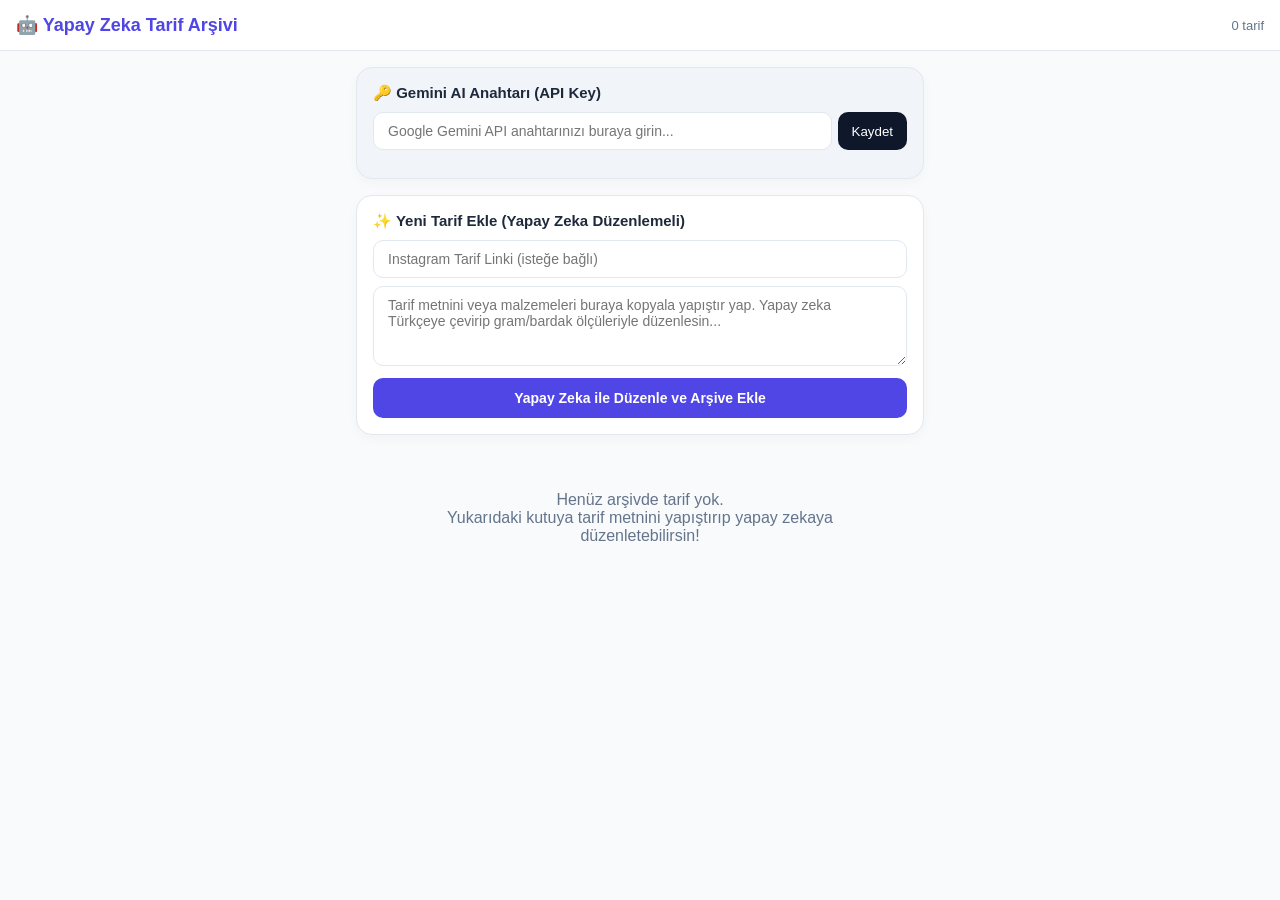
<file: index.html>
<!DOCTYPE html>
<html lang="tr">
<head>
<meta charset="UTF-8">
<meta name="viewport" content="width=device-width, initial-scale=1, maximum-scale=1, viewport-fit=cover">
<title>Yapay Zeka Destekli Tarif Arşivim</title>
<style>
  :root{
    --bg:#f8fafc;
    --card-bg:#ffffff;
    --primary:#4f46e5;
    --primary-soft:#eef2ff;
    --text:#1e293b;
    --text-soft:#64748b;
    --line:#e2e8f0;
    --radius:16px;
    font-family:-apple-system,BlinkMacSystemFont,"Segoe UI",sans-serif;
  }
  *{box-sizing:border-box; -webkit-tap-highlight-color:transparent;}
  html,body{margin:0;padding:0;background:var(--bg);color:var(--text);}
  
  header{
    background:#fff; border-bottom:1px solid var(--line);
    position:sticky; top:0; z-index:10;
    padding:14px 16px; display:flex; justify-content:space-between; align-items:center;
  }
  header h1{font-size:18px; font-weight:700; margin:0; color:var(--primary);}
  
  main{padding:16px; max-width:600px; margin:0 auto 80px;}

  .box{
    background:#fff; border:1px solid var(--line); border-radius:var(--radius);
    padding:16px; margin-bottom:16px; box-shadow:0 4px 12px rgba(0,0,0,.03);
  }
  .box h3{margin:0 0 10px; font-size:15px; color:var(--text);}
  
  input, textarea{
    width:100%; padding:10px 14px; border:1px solid var(--line);
    border-radius:10px; font-size:14px; outline:none; font-family:inherit; margin-bottom:8px;
  }
  input:focus, textarea:focus{border-color:var(--primary);}
  textarea{resize:vertical; min-height:80px;}

  button.primary{
    background:var(--primary); color:#fff; border:none; width:100%;
    padding:12px; border-radius:10px; font-weight:600; cursor:pointer; font-size:14px;
  }
  button.primary:active{transform:scale(0.98);}

  .recipe-card{
    background:var(--card-bg); border:1px solid var(--line);
    border-radius:var(--radius); margin-bottom:16px; overflow:hidden;
    box-shadow:0 2px 8px rgba(0,0,0,.04); padding:16px;
  }
  .recipe-top{display:flex; justify-content:space-between; align-items:flex-start; margin-bottom:8px;}
  .recipe-title{font-size:17px; font-weight:700; margin:0 0 4px; font-family:Georgia,serif;}
  .recipe-cat{font-size:11px; background:var(--primary-soft); color:var(--primary); padding:2px 8px; border-radius:999px; font-weight:700; text-transform:uppercase;}
  
  .details-box{font-size:13.5px; line-height:1.5; margin-bottom:12px;}
  .details-box b{font-size:11px; text-transform:uppercase; color:var(--text-soft); display:block; margin-bottom:4px;}
  .details-box ul{margin:0 0 8px; padding-left:16px;}
  
  .card-footer{display:flex; justify-content:space-between; align-items:center; border-top:1px solid var(--line); padding-top:12px; margin-top:12px;}
  .watch-btn{color:var(--primary); text-decoration:none; font-size:13px; font-weight:600;}
  .delete-btn{background:none; border:none; color:#ef4444; font-size:13px; cursor:pointer; font-weight:600;}

  .empty{text-align:center; padding:40px; color:var(--text-soft);}
  .api-settings{font-size:12px; color:var(--text-soft); margin-bottom:12px; display:flex; gap:6px;}
</style>
</head>
<body>

<header>
  <h1>🤖 Yapay Zeka Tarif Arşivi</h1>
  <span id="count" style="font-size:13px; color:var(--text-soft);">0 tarif</span>
</header>

<main>
  <!-- API Ayar Kutusu -->
  <div class="box" style="background:#f1f5f9;">
    <h3>🔑 Gemini AI Anahtarı (API Key)</h3>
    <div class="api-settings">
      <input type="password" id="apiKeyInput" placeholder="Google Gemini API anahtarınızı buraya girin..." style="margin-bottom:0;">
      <button onclick="saveApiKey()" style="width:auto; padding:0 14px; background:#0f172a; color:#fff; border:none; border-radius:10px; cursor:pointer;">Kaydet</button>
    </div>
  </div>

  <!-- Tarif Ekleme Kutusu -->
  <div class="box">
    <h3>✨ Yeni Tarif Ekle (Yapay Zeka Düzenlemeli)</h3>
    <input type="text" id="instaUrl" placeholder="Instagram Tarif Linki (isteğe bağlı)">
    <textarea id="rawText" placeholder="Tarif metnini veya malzemeleri buraya kopyala yapıştır yap. Yapay zeka Türkçeye çevirip gram/bardak ölçüleriyle düzenlesin..."></textarea>
    <button class="primary" id="aiBtn">Yapay Zeka ile Düzenle ve Arşive Ekle</button>
  </div>

  <div id="recipeList"></div>
</main>

<script>
let recipes = JSON.parse(localStorage.getItem('ai_recipes_v1') || '[]');

const $list = document.getElementById('recipeList');
const $count = document.getElementById('count');
const $urlInput = document.getElementById('instaUrl');
const $rawInput = document.getElementById('rawText');
const $aiBtn = document.getElementById('aiBtn');
const $apiKeyInput = document.getElementById('apiKeyInput');

// Kayıtlı API anahtarını yükle
$apiKeyInput.value = localStorage.getItem('gemini_api_key') || '';

function saveApiKey(){
  localStorage.setItem('gemini_api_key', $apiKeyInput.value.trim());
  alert('API Anahtarı kaydedildi!');
}

function saveRecipes(){
  localStorage.setItem('ai_recipes_v1', JSON.stringify(recipes));
  render();
}

function render(){
  $count.textContent = recipes.length + ' tarif';

  if(!recipes.length){
    $list.innerHTML = '<div class="empty">Henüz arşivde tarif yok.<br>Yukarıdaki kutuya tarif metnini yapıştırıp yapay zekaya düzenletebilirsin!</div>';
    return;
  }

  $list.innerHTML = recipes.map((r, index) => `
    <div class="recipe-card">
      <div class="recipe-top">
        <div>
          <span class="recipe-cat">${r.category || 'Tarif'}</span>
          <h2 class="recipe-title">${r.title}</h2>
        </div>
      </div>
      <div class="details-box">
        <b>Malzemeler (Gram / Bardak Ölçülü):</b>
        <ul>
          ${(r.ingredients || []).map(i => `<li>${i}</li>`).join('')}
        </ul>
        <b>Hazırlanışı:</b>
        <p style="margin:4px 0 0;">${r.instructions || 'Belirtilmemiş'}</p>
      </div>
      <div class="card-footer">
        ${r.url ? `<a href="${r.url}" target="_blank" class="watch-btn">▶ Instagram Kaynağı</a>` : '<span></span>'}
        <button class="delete-btn" onclick="removeRecipe(${index})">Arşivden Sil</button>
      </div>
    </div>
  `).join('');
}

window.removeRecipe = function(index){
  if(confirm('Bu tarifi silmek istediğine emin misin?')){
    recipes.splice(index, 1);
    saveRecipes();
  }
};

$aiBtn.onclick = async () => {
  const apiKey = localStorage.getItem('gemini_api_key');
  if(!apiKey){
    alert('Lütfen önce üstteki kutuya Google Gemini API anahtarınızı girip "Kaydet" butonuna basın!');
    return;
  }

  const raw = $rawInput.value.trim();
  const url = $urlInput.value.trim();

  if(!raw){
    alert('Lütfen düzenlenecek tarif metnini veya malzemeleri girin!');
    return;
  }

  $aiBtn.textContent = 'Yapay Zeka Düzenliyor... Lütfen Bekleyin ⏳';
  $aiBtn.disabled = true;

  try {
    const promptText = `Sen profesyonel bir şef ve mutfak asistanısın. Aşağıda ham olarak verilen tarif metnini veya malzemeleri incele. 
    Onu Türkçeye çevir, tüm ölçüleri mutlaka **gram, su bardağı veya yemek/tatlı kaşığı** cinsine dönüştür. 
    Bana MUTLAKA şu JSON formatında cevap ver ve başka hiçbir açıklama yazma:
    {
      "title": "Yemeğin veya Tatlının Adı",
      "category": "Tatlılar / Ana Yemek / Fit Tarifler / Kahvaltılık bunlardan biri",
      "ingredients": ["1 su bardağı un (120g)", "2 yemek kaşığı zeytinyağı vb."],
      "instructions": "Kısa hazırlanış adımları..."
    }
    
    Ham metin: ${raw}`;

    const response = await fetch(`https://generativelanguage.googleapis.com/v1beta/models/gemini-1.5-flash:generateContent?key=${apiKey}`, {
      method: 'POST',
      headers: { 'Content-Type': 'application/json' },
      body: JSON.stringify({
        contents: [{ parts: [{ text: promptText }] }]
      })
    });

    const data = await response.json();
    let textResponse = data.candidates[0].content.parts[0].text;
    
    // Markdown JSON bloklarını temizle
    textResponse = textResponse.replace(/```json/g, '').replace(/```/g, '').trim();
    
    const parsedRecipe = JSON.parse(textResponse);
    parsedRecipe.url = url;

    recipes.unshift(parsedRecipe);
    $rawInput.value = '';
    $urlInput.value = '';
    saveRecipes();
    alert('Tarif yapay zeka tarafından başarıyla düzenlendi ve arşive eklendi!');

  } catch (err) {
    alert('Yapay zeka işlenirken bir hata oluştu. API anahtarınızı veya metni kontrol edin.');
  } finally {
    $aiBtn.textContent = 'Yapay Zeka ile Düzenle ve Arşive Ekle';
    $aiBtn.disabled = false;
  }
};

render();
</script>
</body>
</html>
</file>
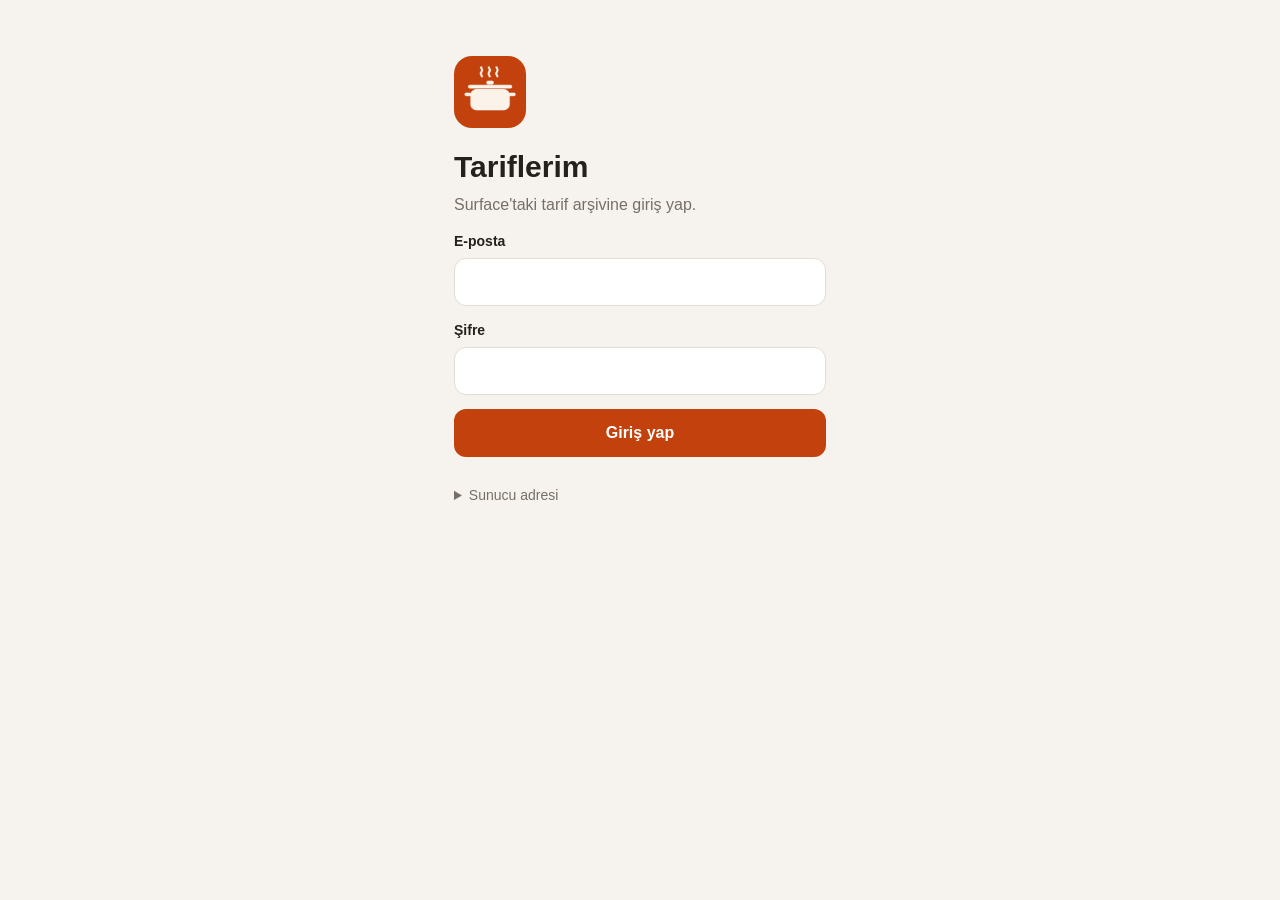
<file: app/index.html>
<!DOCTYPE html>
<html lang="tr">
<head>
<meta charset="UTF-8">
<meta name="viewport" content="width=device-width, initial-scale=1, viewport-fit=cover">
<title>Tariflerim</title>
<meta name="description" content="Kişisel tarif arşivi">
<meta name="theme-color" content="#f6f3ee" media="(prefers-color-scheme: light)">
<meta name="theme-color" content="#1a1816" media="(prefers-color-scheme: dark)">
<meta name="apple-mobile-web-app-capable" content="yes">
<meta name="mobile-web-app-capable" content="yes">
<meta name="apple-mobile-web-app-status-bar-style" content="default">
<meta name="apple-mobile-web-app-title" content="Tariflerim">
<link rel="manifest" href="manifest.json">
<link rel="icon" href="icons/icon-192.png" type="image/png">
<link rel="apple-touch-icon" href="icons/apple-touch-icon.png">
<link rel="stylesheet" href="app.css">
</head>
<body>

<!-- Giriş -->
<section id="view-login" class="view" hidden>
  <div class="login">
    <img src="icons/icon-192.png" alt="" class="login-icon" width="72" height="72">
    <h1>Tariflerim</h1>
    <p class="muted">Surface'taki tarif arşivine giriş yap.</p>
    <form id="login-form" novalidate>
      <label for="login-email">E-posta</label>
      <input id="login-email" type="email" autocomplete="username" autocapitalize="off" required>
      <label for="login-pass">Şifre</label>
      <input id="login-pass" type="password" autocomplete="current-password" required>
      <p id="login-error" class="error" role="alert" hidden></p>
      <button type="submit" class="btn primary block" id="login-btn">Giriş yap</button>
    </form>
    <details class="server-box">
      <summary>Sunucu adresi</summary>
      <label for="login-server">Adres (boş bırakılırsa bu sayfanın adresi)</label>
      <input id="login-server" type="url" placeholder="https://tarif.ornek.com" autocapitalize="off">
    </details>
  </div>
</section>

<!-- Liste -->
<section id="view-list" class="view" hidden>
  <aside class="sidebar" aria-label="Menü">
    <div class="side-brand"><img src="icons/icon-192.png" alt="" width="36" height="36"><span>Tariflerim</span></div>
    <button class="btn primary block side-add" id="side-add">
      <svg viewBox="0 0 24 24" aria-hidden="true"><path d="M12 5v14M5 12h14"/></svg>Tarif ekle
    </button>
    <nav class="side-nav" id="side-nav" aria-label="Kategoriler"></nav>
    <button class="side-link side-settings" id="side-settings">
      <svg viewBox="0 0 24 24" aria-hidden="true"><path d="M12 15.5a3.5 3.5 0 1 0 0-7 3.5 3.5 0 0 0 0 7Z"/><path d="M19.4 15a1.7 1.7 0 0 0 .3 1.8l.1.1a2 2 0 1 1-2.8 2.8l-.1-.1a1.7 1.7 0 0 0-1.8-.3 1.7 1.7 0 0 0-1 1.5V21a2 2 0 1 1-4 0v-.1a1.7 1.7 0 0 0-1.1-1.5 1.7 1.7 0 0 0-1.8.3l-.1.1a2 2 0 1 1-2.8-2.8l.1-.1a1.7 1.7 0 0 0 .3-1.8 1.7 1.7 0 0 0-1.5-1H3a2 2 0 1 1 0-4h.1a1.7 1.7 0 0 0 1.5-1.1 1.7 1.7 0 0 0-.3-1.8l-.1-.1a2 2 0 1 1 2.8-2.8l.1.1a1.7 1.7 0 0 0 1.8.3H9a1.7 1.7 0 0 0 1-1.5V3a2 2 0 1 1 4 0v.1a1.7 1.7 0 0 0 1 1.5 1.7 1.7 0 0 0 1.8-.3l.1-.1a2 2 0 1 1 2.8 2.8l-.1.1a1.7 1.7 0 0 0-.3 1.8V9a1.7 1.7 0 0 0 1.5 1H21a2 2 0 1 1 0 4h-.1a1.7 1.7 0 0 0-1.5 1Z"/></svg>Ayarlar
    </button>
  </aside>
  <div class="list-main">
  <header class="topbar">
    <h1 class="title">Tariflerim</h1>
    <div class="topbar-actions">
      <button class="icon-btn" id="btn-settings" aria-label="Ayarlar" title="Ayarlar">
        <svg viewBox="0 0 24 24" aria-hidden="true"><path d="M12 15.5a3.5 3.5 0 1 0 0-7 3.5 3.5 0 0 0 0 7Z"/><path d="M19.4 15a1.7 1.7 0 0 0 .3 1.8l.1.1a2 2 0 1 1-2.8 2.8l-.1-.1a1.7 1.7 0 0 0-1.8-.3 1.7 1.7 0 0 0-1 1.5V21a2 2 0 1 1-4 0v-.1a1.7 1.7 0 0 0-1.1-1.5 1.7 1.7 0 0 0-1.8.3l-.1.1a2 2 0 1 1-2.8-2.8l.1-.1a1.7 1.7 0 0 0 .3-1.8 1.7 1.7 0 0 0-1.5-1H3a2 2 0 1 1 0-4h.1a1.7 1.7 0 0 0 1.5-1.1 1.7 1.7 0 0 0-.3-1.8l-.1-.1a2 2 0 1 1 2.8-2.8l.1.1a1.7 1.7 0 0 0 1.8.3H9a1.7 1.7 0 0 0 1-1.5V3a2 2 0 1 1 4 0v.1a1.7 1.7 0 0 0 1 1.5 1.7 1.7 0 0 0 1.8-.3l.1-.1a2 2 0 1 1 2.8 2.8l-.1.1a1.7 1.7 0 0 0-.3 1.8V9a1.7 1.7 0 0 0 1.5 1H21a2 2 0 1 1 0 4h-.1a1.7 1.7 0 0 0-1.5 1Z"/></svg>
      </button>
    </div>
  </header>
  <div class="search-wrap">
    <label for="search" class="sr-only">Tariflerde ara</label>
    <input id="search" type="search" placeholder="Tarif veya malzeme ara" autocomplete="off" enterkeyhint="search">
  </div>
  <nav class="chips" id="chips" aria-label="Kategoriler"></nav>
  <p class="status" id="status" hidden></p>
  <ul class="jobs" id="jobs" aria-label="Hazırlanan tarifler" aria-live="polite"></ul>
  <ul class="cards" id="cards"></ul>
  <div class="empty" id="empty" hidden></div>
  <button class="fab" id="btn-add" aria-label="Yeni tarif ekle">
    <svg viewBox="0 0 24 24" aria-hidden="true"><path d="M12 5v14M5 12h14"/></svg>
    <span>Tarif ekle</span>
  </button>
  </div>
</section>

<!-- Tarif ayrıntısı -->
<section id="view-detail" class="view" hidden>
  <header class="topbar">
    <button class="icon-btn" data-back aria-label="Geri" title="Geri">
      <svg viewBox="0 0 24 24" aria-hidden="true"><path d="M15 18l-6-6 6-6"/></svg>
    </button>
    <div class="topbar-actions">
      <button class="icon-btn" id="btn-fav" aria-label="Favorilere ekle" title="Favori">
        <svg viewBox="0 0 24 24" aria-hidden="true"><path d="M12 20.5s-7.5-4.6-7.5-10.2A4.3 4.3 0 0 1 12 7.6a4.3 4.3 0 0 1 7.5 2.7c0 5.6-7.5 10.2-7.5 10.2Z"/></svg>
      </button>
      <button class="icon-btn" id="btn-edit" aria-label="Düzenle" title="Düzenle">
        <svg viewBox="0 0 24 24" aria-hidden="true"><path d="M4 20h4L19 9l-4-4L4 16v4Z"/><path d="M14 6l4 4"/></svg>
      </button>
    </div>
  </header>
  <article class="detail" id="detail"></article>
</section>

<!-- Ekle / düzenle -->
<section id="view-edit" class="view" hidden>
  <header class="topbar">
    <button class="icon-btn" data-back aria-label="Vazgeç" title="Vazgeç">
      <svg viewBox="0 0 24 24" aria-hidden="true"><path d="M6 6l12 12M18 6L6 18"/></svg>
    </button>
    <h1 class="title small" id="edit-title">Yeni tarif</h1>
    <span class="topbar-spacer"></span>
  </header>
  <div class="form-page">
    <form class="ai-box" id="ai-box" novalidate>
      <label for="ig-url">Instagram bağlantısı</label>
      <input id="ig-url" type="url" inputmode="url" autocapitalize="off" autocomplete="off" placeholder="https://www.instagram.com/reel/…">
      <details class="ig-metin">
        <summary>Bağlantı yerine tarif metni yapıştır</summary>
        <label for="ig-metin" class="sr-only">Tarif metni</label>
        <textarea id="ig-metin" rows="5" placeholder="Yabancı bir tarif, malzeme listesi…"></textarea>
      </details>
      <button type="submit" class="btn primary block" id="btn-ig">Claude'a izlet ve tarifi çıkar</button>
      <p class="hint">Surface videoyu indirir. Açıklamada tarif varsa Türkçeye çevrilir, yoksa Claude videoyu izleyip tarifi çıkarır. Birkaç dakika sürebilir; bu sırada uygulamayı kapatabilirsin.</p>
      <p id="ig-error" class="error" role="alert" hidden></p>
    </form>
    <h2 class="group-title" id="elle-baslik">Ya da elle yaz</h2>
    <form id="edit-form" novalidate>
      <label for="f-title">Tarif adı</label>
      <input id="f-title" required>
      <p class="error field-error" id="f-title-error" hidden>Tarif adını yaz.</p>
      <label for="f-category">Kategori</label>
      <input id="f-category" list="category-list" placeholder="Tatlılar, Ana Yemek…">
      <datalist id="category-list"></datalist>
      <label for="f-ingredients">Malzemeler <span class="muted">(her satıra bir tane)</span></label>
      <textarea id="f-ingredients" rows="7"></textarea>
      <label for="f-instructions">Hazırlanışı <span class="muted">(her adım ayrı satırda)</span></label>
      <textarea id="f-instructions" rows="8"></textarea>
      <div class="row3">
        <div><label for="f-porsiyon">Porsiyon</label><input id="f-porsiyon" placeholder="4 kişilik"></div>
        <div><label for="f-hazirlik">Hazırlık</label><input id="f-hazirlik" placeholder="15 dk"></div>
        <div><label for="f-pisirme">Pişirme</label><input id="f-pisirme" placeholder="30 dk"></div>
      </div>
      <label for="f-notlar">Notlar <span class="muted">(isteğe bağlı)</span></label>
      <textarea id="f-notlar" rows="3"></textarea>
      <label for="f-thermomix">Thermomix adımları <span class="muted">(isteğe bağlı)</span></label>
      <textarea id="f-thermomix" rows="3"></textarea>
      <label for="f-kapak">Kapak fotoğrafı <span class="muted">(isteğe bağlı)</span></label>
      <div class="kapak-sec">
        <img id="f-kapak-onizleme" alt="" hidden>
        <input id="f-kapak" type="file" accept="image/*">
      </div>
      <label for="f-url">Kaynak bağlantısı <span class="muted">(isteğe bağlı)</span></label>
      <input id="f-url" type="url" inputmode="url" autocapitalize="off" placeholder="https://www.instagram.com/p/…">
      <p id="edit-error" class="error" role="alert" hidden></p>
      <button type="submit" class="btn primary block" id="btn-save">Tarifi kaydet</button>
      <button type="button" class="btn danger-text block" id="btn-delete" hidden>Tarifi sil</button>
    </form>
  </div>
</section>

<!-- Ayarlar -->
<section id="view-settings" class="view" hidden>
  <header class="topbar">
    <button class="icon-btn" data-back aria-label="Geri" title="Geri">
      <svg viewBox="0 0 24 24" aria-hidden="true"><path d="M15 18l-6-6 6-6"/></svg>
    </button>
    <h1 class="title small">Ayarlar</h1>
    <span class="topbar-spacer"></span>
  </header>
  <div class="form-page">
    <h2 class="group-title">Yedek</h2>
    <div class="group">
      <button class="btn secondary block" id="btn-export">Tüm tarifleri indir (JSON)</button>
      <label for="import-file" class="btn secondary block file-btn">Dosyadan tarif aktar</label>
      <input id="import-file" type="file" accept="application/json,.json" class="sr-only">
      <p class="hint">Eski arşivden veya indirilen yedekten gelen tarifler eklenir; mevcut tarifler silinmez.</p>
      <p class="hint" id="import-status" role="status"></p>
    </div>
    <h2 class="group-title">Hesap</h2>
    <div class="group">
      <p class="hint" id="s-account"></p>
      <button class="btn danger-text block" id="btn-logout">Çıkış yap</button>
    </div>
  </div>
</section>

<div class="toast" id="toast" role="status" aria-live="polite" hidden></div>

<dialog id="confirm-dialog">
  <form method="dialog">
    <p id="confirm-text"></p>
    <div class="dialog-actions">
      <button value="cancel" class="btn secondary">Vazgeç</button>
      <button value="ok" class="btn danger" id="confirm-ok">Sil</button>
    </div>
  </form>
</dialog>

<script src="app.js"></script>
</body>
</html>
</file>
<file: app/app.css>
:root {
  --bg: #f6f3ee;
  --surface: #ffffff;
  --surface-2: #efebe4;
  --text: #24201c;
  --muted: #776f66;
  --line: #e3ddd4;
  --accent: #c2410c;
  --accent-ink: #ffffff;
  --accent-soft: #fbe9df;
  --danger: #b91c1c;
  --radius: 14px;
  --safe-top: env(safe-area-inset-top, 0px);
  --safe-bottom: env(safe-area-inset-bottom, 0px);
  color-scheme: light dark;
}
@media (prefers-color-scheme: dark) {
  :root {
    --bg: #1a1816;
    --surface: #252220;
    --surface-2: #2f2b28;
    --text: #f2ede7;
    --muted: #a69d93;
    --line: #3a3531;
    --accent: #fb923c;
    --accent-ink: #1a1816;
    --accent-soft: #3b2619;
    --danger: #f87171;
  }
}

* { box-sizing: border-box; -webkit-tap-highlight-color: transparent; }
html, body { margin: 0; background: var(--bg); color: var(--text); }
body {
  font: 16px/1.5 -apple-system, BlinkMacSystemFont, "SF Pro Text", "Segoe UI", Roboto, sans-serif;
  -webkit-text-size-adjust: 100%;
  overscroll-behavior-y: none;
}
[hidden] { display: none !important; }
.sr-only { position: absolute; width: 1px; height: 1px; overflow: hidden; clip: rect(0 0 0 0); white-space: nowrap; }
.muted { color: var(--muted); font-weight: 400; }

.view { min-height: 100dvh; padding-bottom: calc(96px + var(--safe-bottom)); max-width: 680px; margin: 0 auto; }

/* Üst çubuk */
.topbar {
  position: sticky; top: 0; z-index: 5;
  display: flex; align-items: center; gap: 8px;
  padding: calc(8px + var(--safe-top)) 12px 8px 16px;
  background: color-mix(in srgb, var(--bg) 88%, transparent);
  -webkit-backdrop-filter: saturate(1.4) blur(14px); backdrop-filter: saturate(1.4) blur(14px);
}
.topbar .title { font-size: 28px; font-weight: 700; letter-spacing: -0.02em; margin: 0; flex: 1; }
.topbar .title.small { font-size: 17px; font-weight: 600; text-align: center; letter-spacing: 0; }
.topbar-actions { display: flex; gap: 4px; margin-left: auto; }
.topbar-spacer { width: 44px; }
.icon-btn {
  width: 44px; height: 44px; border: 0; border-radius: 999px; background: transparent; color: var(--text);
  display: grid; place-items: center; cursor: pointer;
}
.icon-btn:active { background: var(--surface-2); }
.icon-btn svg, .fab svg { width: 24px; height: 24px; fill: none; stroke: currentColor; stroke-width: 2; stroke-linecap: round; stroke-linejoin: round; }
.icon-btn.on { color: var(--accent); }
.icon-btn.on svg { fill: currentColor; }

/* Arama ve kategoriler */
.search-wrap { padding: 0 16px 8px; }
input, textarea {
  width: 100%; font: inherit; font-size: 16px; color: var(--text);
  background: var(--surface); border: 1px solid var(--line); border-radius: 12px;
  padding: 11px 14px; outline: none; appearance: none;
}
textarea { resize: vertical; line-height: 1.45; }
input:focus, textarea:focus { border-color: var(--accent); box-shadow: 0 0 0 3px var(--accent-soft); }
#search { background: var(--surface-2); border-color: transparent; }

.chips {
  display: flex; gap: 8px; overflow-x: auto; padding: 4px 16px 12px; scrollbar-width: none;
  scroll-padding-inline: 16px;
}
.chips::-webkit-scrollbar { display: none; }
.chip {
  flex: none; border: 1px solid var(--line); background: var(--surface); color: var(--text);
  border-radius: 999px; padding: 7px 14px; font: inherit; font-size: 14px; cursor: pointer; white-space: nowrap;
}
.chip[aria-pressed="true"] { background: var(--text); color: var(--bg); border-color: var(--text); }

.status { margin: 0 16px 8px; font-size: 13px; color: var(--muted); }

/* Kartlar */
.cards { list-style: none; margin: 0; padding: 0 16px; display: grid; gap: 10px; }
.card {
  display: block; width: 100%; text-align: left; font: inherit; color: inherit; cursor: pointer;
  background: var(--surface); border: 1px solid var(--line); border-radius: var(--radius); padding: 14px 16px;
}
.card:active { background: var(--surface-2); }
.card.has-img { display: grid; grid-template-columns: 76px 1fr; gap: 14px; align-items: center; padding: 10px 14px 10px 10px; }
.card-img { width: 76px; height: 76px; border-radius: 10px; object-fit: cover; background: var(--surface-2); display: block; }
.card-body { min-width: 0; }
.card-cat { font-size: 12px; font-weight: 600; color: var(--accent); text-transform: uppercase; letter-spacing: 0.04em; }
.card-title { font-size: 17px; font-weight: 600; margin: 2px 0 4px; overflow-wrap: anywhere; }
.card-sub { font-size: 14px; color: var(--muted); display: -webkit-box; -webkit-line-clamp: 2; -webkit-box-orient: vertical; overflow: hidden; }
.card-fav { color: var(--accent); }

.empty { text-align: center; color: var(--muted); padding: 48px 24px; }
.empty strong { display: block; color: var(--text); font-size: 17px; margin-bottom: 4px; }

.fab {
  position: fixed; z-index: 6; right: max(16px, calc(50% - 324px)); bottom: calc(20px + var(--safe-bottom));
  display: flex; align-items: center; gap: 6px; border: 0; cursor: pointer;
  background: var(--accent); color: var(--accent-ink); font: inherit; font-weight: 600;
  padding: 14px 20px 14px 16px; border-radius: 999px; box-shadow: 0 6px 20px rgb(0 0 0 / 0.18);
}
.fab:active { transform: scale(0.97); }

/* Ayrıntı */
.detail { padding: 0 20px; }
.detail-media { margin: 0 -20px 16px; background: #000; }
.detail-media video, .detail-media img { display: block; width: 100%; max-height: 70vh; object-fit: contain; background: #000; }
.meta { display: flex; flex-wrap: wrap; gap: 8px; margin: -6px 0 4px; }
.meta span { background: var(--surface-2); border-radius: 999px; padding: 4px 12px; font-size: 14px; }
.note { white-space: pre-line; overflow-wrap: anywhere; background: var(--surface-2); border-radius: 12px; padding: 12px 14px; margin: 0; }
.source-meta { color: var(--muted); font-size: 14px; margin-top: 8px; }
.row3 { display: grid; grid-template-columns: repeat(3, minmax(0, 1fr)); gap: 8px; }
.kapak-sec { display: flex; gap: 12px; align-items: center; }
.kapak-sec img { width: 64px; height: 64px; border-radius: 10px; object-fit: cover; flex: none; }
.kapak-sec input { padding: 9px; font-size: 14px; }
.detail h1 { font-size: 28px; line-height: 1.2; margin: 4px 0 16px; letter-spacing: -0.01em; overflow-wrap: anywhere; }
.detail h2 { font-size: 13px; text-transform: uppercase; letter-spacing: 0.06em; color: var(--muted); margin: 24px 0 8px; }
.ing-list, .step-list { list-style: none; margin: 0; padding: 0; }
.ing-list { display: grid; grid-template-columns: repeat(2, minmax(0, 1fr)); column-gap: 16px; }
.ing-list li {
  position: relative; padding: 6px 0 6px 14px; font-size: 15px; line-height: 1.35;
  border-bottom: 1px solid var(--line); overflow-wrap: anywhere; hyphens: auto;
}
.ing-list li::before {
  content: ""; position: absolute; left: 0; top: 0.95em; width: 6px; height: 6px;
  border-radius: 999px; background: var(--accent);
}
@media (max-width: 330px) { .ing-list { grid-template-columns: 1fr; } }
.step-list { counter-reset: step; }
.step-list li { counter-increment: step; display: grid; grid-template-columns: 32px 1fr; gap: 8px; padding: 8px 0; overflow-wrap: anywhere; }
.step-list li::before {
  content: counter(step); width: 26px; height: 26px; border-radius: 999px; background: var(--accent-soft); color: var(--accent);
  display: grid; place-items: center; font-size: 13px; font-weight: 700; margin-top: 1px;
}
.source-link { display: inline-flex; margin-top: 24px; color: var(--accent); font-weight: 600; text-decoration: none; overflow-wrap: anywhere; }
.wake { display: flex; align-items: center; gap: 10px; margin-top: 20px; font-size: 14px; color: var(--muted); }
.wake input { width: auto; appearance: auto; accent-color: var(--accent); }

/* Formlar */
.form-page { padding: 4px 16px 24px; }
label { display: block; font-size: 14px; font-weight: 600; margin: 14px 0 6px; }
.ai-box { background: var(--accent-soft); border-radius: var(--radius); padding: 2px 14px 14px; margin-bottom: 8px; }
.ai-box textarea { background: var(--surface); }
.hint { font-size: 13px; color: var(--muted); margin: 8px 0 0; }
.error { font-size: 14px; color: var(--danger); margin: 8px 0 0; }
.field-error { margin-top: 6px; }
.btn {
  display: inline-flex; align-items: center; justify-content: center; gap: 8px; min-height: 48px;
  border: 0; border-radius: 12px; padding: 0 18px; font: inherit; font-weight: 600; cursor: pointer; text-align: center;
}
.btn.block { width: 100%; margin-top: 14px; }
.btn.primary { background: var(--accent); color: var(--accent-ink); }
.btn.secondary { background: var(--surface-2); color: var(--text); }
.btn.danger { background: var(--danger); color: #fff; }
.btn.danger-text { background: transparent; color: var(--danger); }
.btn:disabled { opacity: 0.6; cursor: default; }
.btn:active:not(:disabled) { transform: scale(0.98); }
.file-btn { margin: 14px 0 0; font-size: 16px; }
.group-title { font-size: 13px; text-transform: uppercase; letter-spacing: 0.06em; color: var(--muted); margin: 24px 4px 8px; }
.group { background: var(--surface); border: 1px solid var(--line); border-radius: var(--radius); padding: 2px 14px 14px; }

/* Giriş */
.login { padding: calc(56px + var(--safe-top)) 24px 24px; max-width: 420px; margin: 0 auto; }
.login-icon { border-radius: 18px; display: block; }
.login h1 { font-size: 30px; margin: 16px 0 4px; }
.login p { margin: 0 0 8px; }
.server-box { margin-top: 28px; font-size: 14px; color: var(--muted); }
.server-box summary { cursor: pointer; }

/* Bildirim ve onay */
.toast {
  position: fixed; left: 50%; bottom: calc(92px + var(--safe-bottom)); transform: translateX(-50%); z-index: 20;
  background: var(--text); color: var(--bg); padding: 10px 16px; border-radius: 12px; font-size: 14px;
  max-width: calc(100vw - 32px); box-shadow: 0 6px 20px rgb(0 0 0 / 0.2);
}
dialog {
  border: 0; border-radius: 16px; padding: 20px; width: min(340px, calc(100vw - 32px));
  background: var(--surface); color: var(--text);
}
dialog::backdrop { background: rgb(0 0 0 / 0.4); }
dialog p { margin: 0 0 16px; }
.dialog-actions { display: flex; gap: 8px; }
.dialog-actions .btn { flex: 1; }

:focus-visible { outline: 2px solid var(--accent); outline-offset: 2px; }
@media (prefers-reduced-motion: reduce) { * { transition: none !important; } .btn:active, .fab:active { transform: none; } }

/* Hazırlanan tarifler */
.jobs { list-style: none; margin: 0 16px; padding: 0; display: grid; gap: 8px; }
.jobs:not(:empty) { margin-bottom: 10px; }
.job { display: flex; gap: 12px; align-items: flex-start; background: var(--accent-soft); border-radius: var(--radius); padding: 12px 14px; }
.job.err { background: color-mix(in srgb, var(--danger) 12%, var(--surface)); }
.job-body { min-width: 0; flex: 1; }
.job-title { font-weight: 600; overflow-wrap: anywhere; }
.job-sub { font-size: 13px; color: var(--muted); overflow-wrap: anywhere; }
.job-actions { display: flex; gap: 8px; margin-top: 8px; }
.job-icon { width: 24px; height: 24px; flex: none; border-radius: 999px; display: grid; place-items: center; font-weight: 700; font-size: 14px; background: var(--accent); color: var(--accent-ink); }
.job.err .job-icon { background: var(--danger); color: #fff; }
.btn.sm { min-height: 36px; padding: 0 14px; font-size: 14px; }
.spinner { width: 22px; height: 22px; flex: none; margin-top: 1px; border-radius: 999px; border: 3px solid color-mix(in srgb, var(--accent) 25%, transparent); border-top-color: var(--accent); animation: don 0.9s linear infinite; }
@keyframes don { to { transform: rotate(360deg); } }
@media (prefers-reduced-motion: reduce) { .spinner { animation-duration: 3s; } }
.ig-metin { margin-top: 10px; font-size: 14px; }
.ig-metin summary { cursor: pointer; color: var(--muted); padding: 4px 0; }
.ig-metin textarea { margin-top: 8px; }

/* Kategori başlıkları */
.grup-baslik { display: flex; align-items: baseline; gap: 8px; margin: 14px 2px 0; }
.grup-baslik:first-child { margin-top: 0; }
.grup-baslik h2 { margin: 0; font-size: 20px; font-weight: 700; letter-spacing: -0.01em; }
.grup-baslik span { color: var(--muted); font-size: 14px; }

/* ---------- Bilgisayar: sayfayı doldur, kartlar yan yana ---------- */
@media (min-width: 760px) {
  #view-list, #view-detail { max-width: 1320px; }
  #view-list .topbar, #view-detail .topbar { padding-left: 28px; padding-right: 20px; }
  .search-wrap { padding: 0 28px 10px; max-width: 640px; }
  .chips { padding: 4px 28px 16px; flex-wrap: wrap; overflow: visible; }
  .status, .jobs { margin-left: 28px; margin-right: 28px; }
  .jobs { grid-template-columns: repeat(auto-fill, minmax(320px, 1fr)); }

  .cards { padding: 0 28px; grid-template-columns: repeat(auto-fill, minmax(360px, 1fr)); gap: 22px; }
  .cards > li:not(.grup-baslik) { display: flex; }
  .card { height: 100%; transition: transform 0.15s ease, box-shadow 0.15s ease; }
  .card:hover { transform: translateY(-2px); box-shadow: 0 10px 24px rgb(0 0 0 / 0.08); }
  .card.has-img { display: flex; flex-direction: column; align-items: stretch; gap: 0; padding: 0; overflow: hidden; }
  .card.has-img .card-img { width: 100%; height: auto; aspect-ratio: 4 / 3; border-radius: 0; }
  .card.has-img .card-body { padding: 14px 18px 18px; }
  .card-title { font-size: 18px; }
  .grup-baslik { grid-column: 1 / -1; margin: 18px 2px -4px; }
  .grup-baslik:first-child { margin-top: 0; }
  .grup-baslik h2 { font-size: 24px; }

  .detail { padding: 0 28px; }
  .detail-media { margin: 0 0 20px; border-radius: 16px; overflow: hidden; }
}

@media (min-width: 1000px) {
  /* Tarif sayfası: solda video/fotoğraf (kaydırırken sabit), sağda tarif */
  .detail.has-media { display: grid; grid-template-columns: minmax(0, 440px) minmax(0, 1fr); gap: 40px; align-items: start; }
  .detail.has-media .detail-media { position: sticky; top: 76px; margin: 0; }
  .detail.has-media .detail-media video, .detail.has-media .detail-media img { max-height: calc(100vh - 100px); }
  .detail h1 { font-size: 34px; }
  .ing-list { column-gap: 28px; }
}

@media (min-width: 760px) and (prefers-reduced-motion: reduce) { .card, .card:hover { transition: none; transform: none; } }

/* ---------- Yan menü (yalnızca geniş ekran) ---------- */
.sidebar { display: none; }
@media (min-width: 1000px) {
  #view-list { max-width: none; display: grid; grid-template-columns: 248px minmax(0, 1fr); }
  .list-main { min-width: 0; max-width: 1320px; width: 100%; margin: 0 auto; }
  .sidebar {
    display: flex; flex-direction: column; gap: 6px;
    position: sticky; top: 0; height: 100dvh; overflow-y: auto;
    padding: 22px 14px 20px; border-right: 1px solid var(--line); background: var(--surface);
  }
  .side-brand { display: flex; align-items: center; gap: 10px; padding: 0 8px 10px; font-size: 20px; font-weight: 700; letter-spacing: -0.01em; }
  .side-brand img { border-radius: 9px; }
  .side-add { margin: 4px 0 14px; width: 100%; }
  .side-add svg, .side-link svg { width: 20px; height: 20px; fill: none; stroke: currentColor; stroke-width: 2; stroke-linecap: round; stroke-linejoin: round; flex: none; }
  .side-nav { display: flex; flex-direction: column; gap: 2px; }
  .side-title { font-size: 12px; font-weight: 600; text-transform: uppercase; letter-spacing: 0.06em; color: var(--muted); padding: 16px 10px 6px; }
  .side-link {
    display: flex; align-items: center; justify-content: space-between; gap: 10px; width: 100%;
    border: 0; background: transparent; color: var(--text); font: inherit; font-size: 15px; text-align: left;
    padding: 9px 10px; border-radius: 10px; cursor: pointer;
  }
  .side-link:hover { background: var(--surface-2); }
  .side-link[aria-current="true"] { background: var(--accent-soft); color: var(--accent); font-weight: 600; }
  .side-count { font-size: 13px; color: var(--muted); font-variant-numeric: tabular-nums; }
  .side-link[aria-current="true"] .side-count { color: var(--accent); }
  .side-settings { margin-top: auto; justify-content: flex-start; color: var(--muted); }

  /* Yan menüdekiler üstte tekrar etmesin */
  #view-list .topbar, #view-list .chips, #view-list .fab { display: none; }
  #view-list .search-wrap { padding-top: 24px; }
}

/* ---------- Kategori renkleri ---------- */
:root {
  --et-bg: #fdecea;      --et-ink: #b4372b;
  --tavuk-bg: #fff4b3;   --tavuk-ink: #8a6a00;
  --deniz-bg: #e4f0fb;   --deniz-ink: #23629f;
  --salata-bg: #e7f5e3;  --salata-ink: #2f7a3a;
  --makarna-bg: #ffffff; --makarna-ink: #6b6259;
  --meze-bg: #ffe6cf;    --meze-ink: #b35309;
  --corba-bg: #eedfd0;   --corba-ink: #7a4a26;
  --atistirmalik-bg: #ece6fb;  --atistirmalik-ink: #6b46c1;
  --sos-bg: #d9f2ee;  --sos-ink: #0f766e;
  --kahvalti-bg: #eef5d0;  --kahvalti-ink: #5d7512;
  --tatli-bg: #fde3ef;  --tatli-ink: #be185d;
  --hamur-bg: #f3e9d6;  --hamur-ink: #8a6532;
  --icecek-bg: #dcf4f9;  --icecek-ink: #0e7490;
}
@media (prefers-color-scheme: dark) {
  :root {
    --et-bg: #3a2220;      --et-ink: #f4a39a;
    --tavuk-bg: #3d3412;   --tavuk-ink: #f7d755;
    --deniz-bg: #1b2d3d;   --deniz-ink: #8cc2f0;
    --salata-bg: #1d3220;  --salata-ink: #93d39c;
    --makarna-bg: #2b2826; --makarna-ink: #e5dfd8;
    --meze-bg: #3d2614;    --meze-ink: #f8b072;
    --corba-bg: #33261c;   --corba-ink: #d9b08c;
    --atistirmalik-bg: #2a2340;  --atistirmalik-ink: #c4b2f5;
    --sos-bg: #15312d;  --sos-ink: #7fd6c8;
    --kahvalti-bg: #2b3214;  --kahvalti-ink: #c5dc7a;
    --tatli-bg: #3d1a2a;  --tatli-ink: #f59ac4;
    --hamur-bg: #332a1c;  --hamur-ink: #dcc092;
    --icecek-bg: #14303a;  --icecek-ink: #79d0e4;
  }
}
.kat-et      { --kat-bg: var(--et-bg);      --kat-ink: var(--et-ink); }
.kat-tavuk   { --kat-bg: var(--tavuk-bg);   --kat-ink: var(--tavuk-ink); }
.kat-deniz   { --kat-bg: var(--deniz-bg);   --kat-ink: var(--deniz-ink); }
.kat-salata  { --kat-bg: var(--salata-bg);  --kat-ink: var(--salata-ink); }
.kat-makarna { --kat-bg: var(--makarna-bg); --kat-ink: var(--makarna-ink); }
.kat-meze    { --kat-bg: var(--meze-bg);    --kat-ink: var(--meze-ink); }
.kat-corba   { --kat-bg: var(--corba-bg);   --kat-ink: var(--corba-ink); }
.kat-atistirmalik { --kat-bg: var(--atistirmalik-bg); --kat-ink: var(--atistirmalik-ink); }
.kat-sos { --kat-bg: var(--sos-bg); --kat-ink: var(--sos-ink); }
.kat-kahvalti { --kat-bg: var(--kahvalti-bg); --kat-ink: var(--kahvalti-ink); }
.kat-tatli { --kat-bg: var(--tatli-bg); --kat-ink: var(--tatli-ink); }
.kat-hamur { --kat-bg: var(--hamur-bg); --kat-ink: var(--hamur-ink); }
.kat-icecek { --kat-bg: var(--icecek-bg); --kat-ink: var(--icecek-ink); }

/* Kartlar kendi kategorisinin renginde */
.card[class*="kat-"] { background: var(--kat-bg); border-color: color-mix(in srgb, var(--kat-ink) 18%, transparent); }
.card[class*="kat-"] .card-cat { color: var(--kat-ink); }
.card.kat-makarna { border-color: var(--line); }

/* Kategori başlıkları */
.grup-baslik[class*="kat-"] h2 { color: var(--kat-ink); }
.grup-baslik[class*="kat-"]::before {
  content: ""; width: 12px; height: 12px; border-radius: 999px; align-self: center;
  background: var(--kat-bg); border: 2px solid var(--kat-ink);
}

/* Kategori düğmeleri ve yan menü */
.chip[class*="kat-"] { background: var(--kat-bg); border-color: color-mix(in srgb, var(--kat-ink) 30%, transparent); }
.chip[class*="kat-"][aria-pressed="true"] { background: var(--kat-ink); color: var(--kat-bg); border-color: var(--kat-ink); }
.side-link[class*="kat-"]::before {
  content: ""; width: 10px; height: 10px; border-radius: 999px; flex: none; margin-right: -2px;
  background: var(--kat-bg); border: 2px solid var(--kat-ink);
}
.side-link[class*="kat-"] > span:first-child { flex: 1; }
.side-link[class*="kat-"]:hover { background: var(--kat-bg); }
.side-link[class*="kat-"][aria-current="true"] { background: var(--kat-bg); color: var(--kat-ink); }
.side-link[class*="kat-"][aria-current="true"] .side-count { color: var(--kat-ink); }

/* Bir kategori seçilince ya da o kategoriden bir tarif açılınca bütün sayfa o renge bürünür */
body[data-kat="et"]      { --sayfa: var(--et-bg);      --sayfa-ink: var(--et-ink); }
body[data-kat="tavuk"]   { --sayfa: var(--tavuk-bg);   --sayfa-ink: var(--tavuk-ink); }
body[data-kat="deniz"]   { --sayfa: var(--deniz-bg);   --sayfa-ink: var(--deniz-ink); }
body[data-kat="salata"]  { --sayfa: var(--salata-bg);  --sayfa-ink: var(--salata-ink); }
body[data-kat="makarna"] { --sayfa: var(--makarna-bg); --sayfa-ink: var(--makarna-ink); }
body[data-kat="meze"]    { --sayfa: var(--meze-bg);    --sayfa-ink: var(--meze-ink); }
body[data-kat="corba"]   { --sayfa: var(--corba-bg);   --sayfa-ink: var(--corba-ink); }
body[data-kat="atistirmalik"] { --sayfa: var(--atistirmalik-bg); --sayfa-ink: var(--atistirmalik-ink); }
body[data-kat="sos"] { --sayfa: var(--sos-bg); --sayfa-ink: var(--sos-ink); }
body[data-kat="kahvalti"] { --sayfa: var(--kahvalti-bg); --sayfa-ink: var(--kahvalti-ink); }
body[data-kat="tatli"] { --sayfa: var(--tatli-bg); --sayfa-ink: var(--tatli-ink); }
body[data-kat="hamur"] { --sayfa: var(--hamur-bg); --sayfa-ink: var(--hamur-ink); }
body[data-kat="icecek"] { --sayfa: var(--icecek-bg); --sayfa-ink: var(--icecek-ink); }
/* Yan menü de seçilen yemeğin renginde (sayfadan bir ton koyu) */
body[data-kat]:not([data-kat=""]) .sidebar {
  background: color-mix(in srgb, var(--sayfa-ink) 9%, var(--sayfa));
  border-right-color: color-mix(in srgb, var(--sayfa-ink) 22%, transparent);
  transition: background-color 0.2s ease;
}
body[data-kat]:not([data-kat=""]) .side-brand { color: var(--sayfa-ink); }
body[data-kat]:not([data-kat=""]) .side-link:hover { background: color-mix(in srgb, var(--sayfa-ink) 12%, var(--sayfa)); }
body[data-kat]:not([data-kat=""]) .side-link[aria-current="true"] { background: var(--sayfa-ink); color: var(--sayfa); }
body[data-kat]:not([data-kat=""]) .side-link[aria-current="true"] .side-count { color: var(--sayfa); }
body[data-kat]:not([data-kat=""]) .side-link[aria-current="true"]::before { border-color: var(--sayfa); }
body[data-kat]:not([data-kat=""]) .side-add { background: var(--sayfa-ink); color: var(--sayfa); }
body[data-kat="makarna"] .sidebar { background: var(--makarna-bg); }
body[data-kat]:not([data-kat=""]) { background: var(--sayfa); transition: background-color 0.2s ease; }
body[data-kat]:not([data-kat=""]) .topbar { background: color-mix(in srgb, var(--sayfa) 88%, transparent); }
body[data-kat]:not([data-kat=""]) #search { background: color-mix(in srgb, var(--sayfa-ink) 8%, var(--sayfa)); }
body[data-kat]:not([data-kat=""]) #view-list .card { background: var(--surface); }
body[data-kat]:not([data-kat=""]) .detail-body > .card-cat { color: var(--sayfa-ink); }
body[data-kat]:not([data-kat=""]) .meta span,
body[data-kat]:not([data-kat=""]) .note { background: color-mix(in srgb, var(--sayfa-ink) 10%, var(--sayfa)); }
body[data-kat="makarna"] .meta span, body[data-kat="makarna"] .note { background: var(--surface-2); }
@media (prefers-reduced-motion: reduce) { body[data-kat] { transition: none; } }
.empty .btn { display: flex; margin: 14px auto 0; }
</file>
